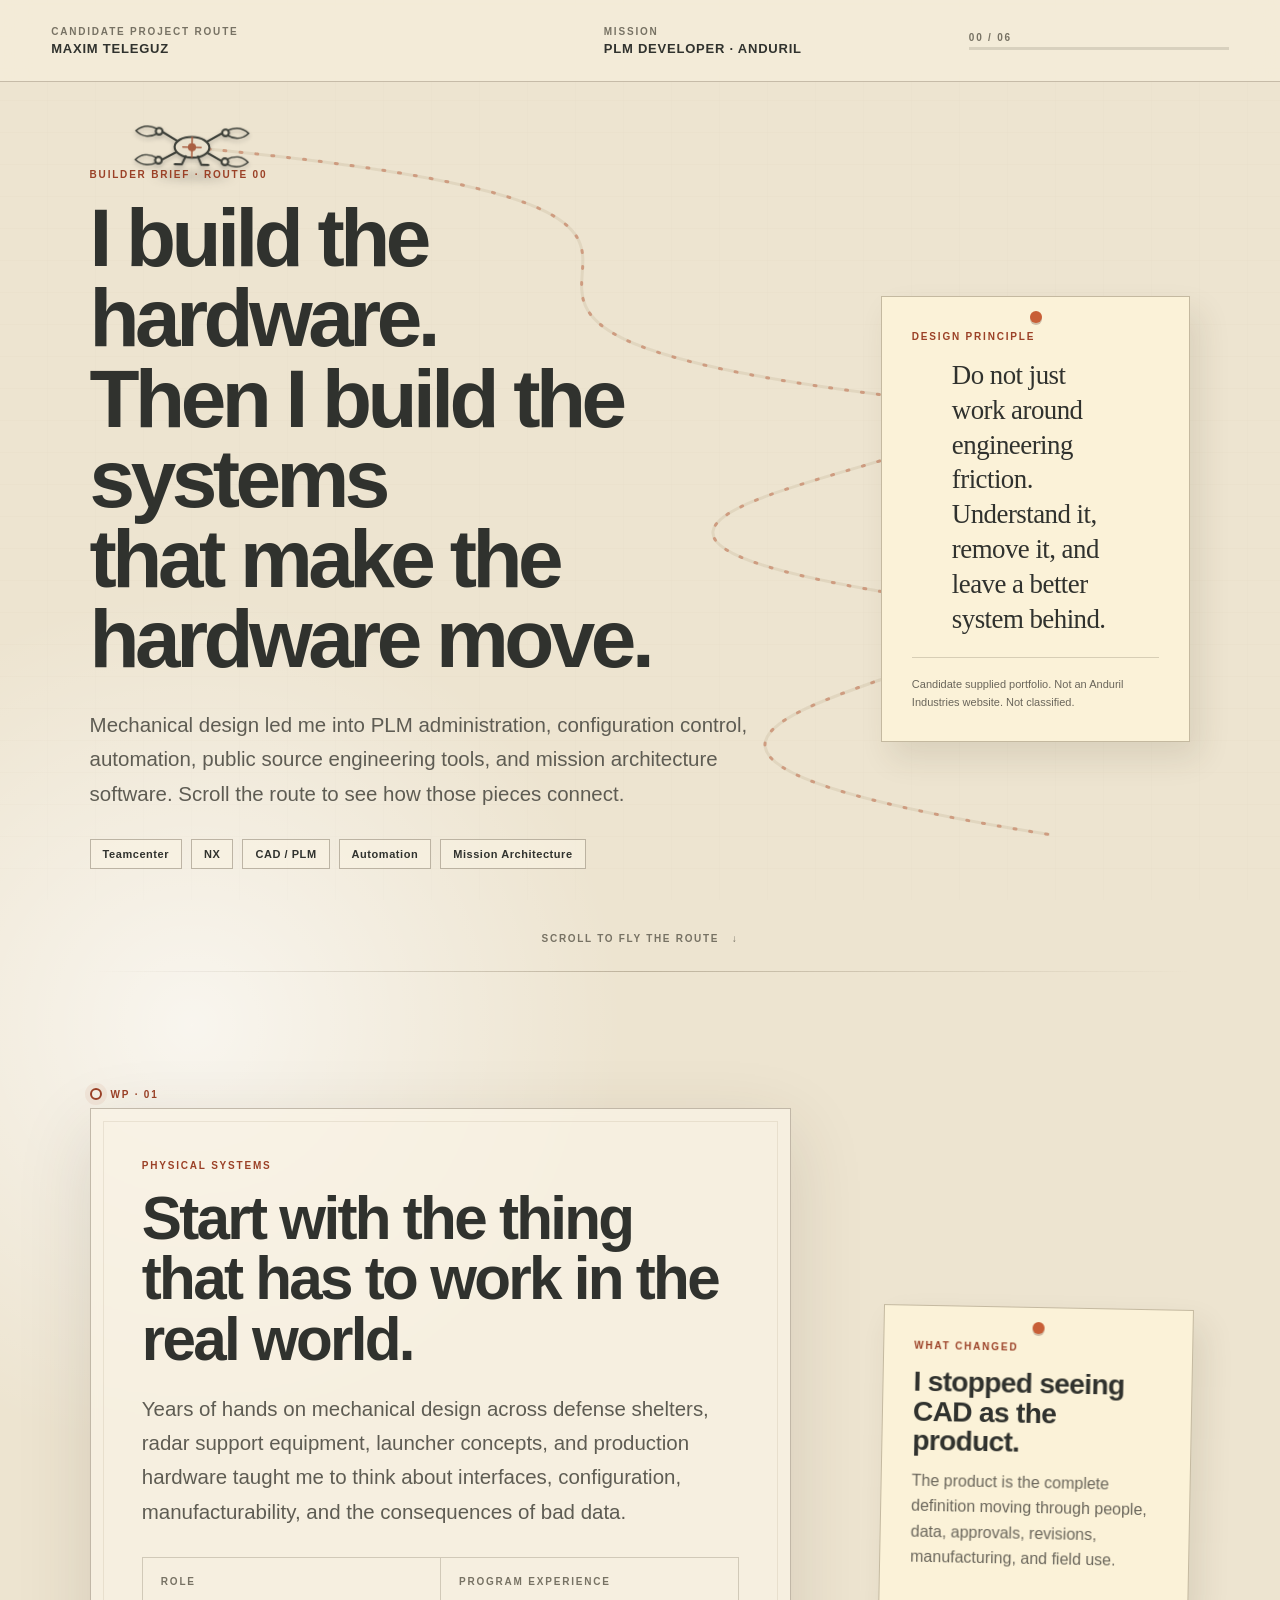
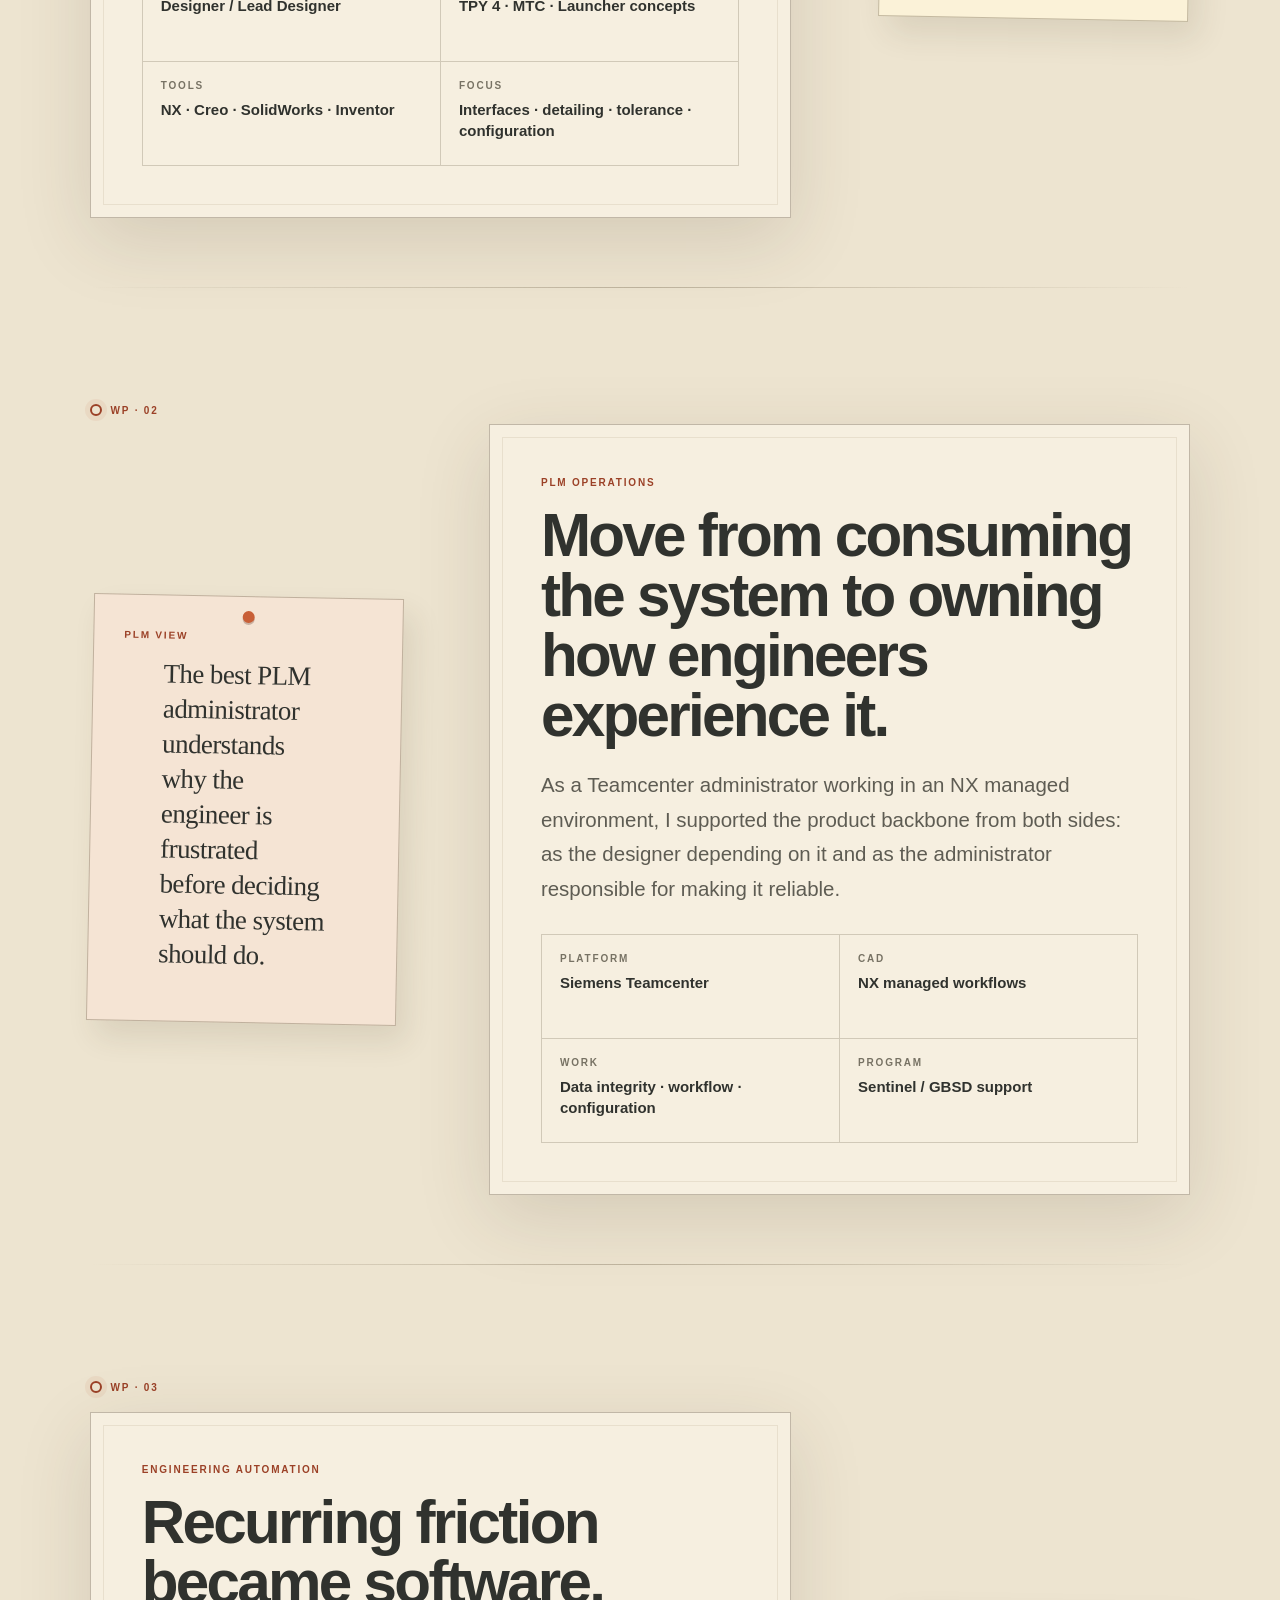
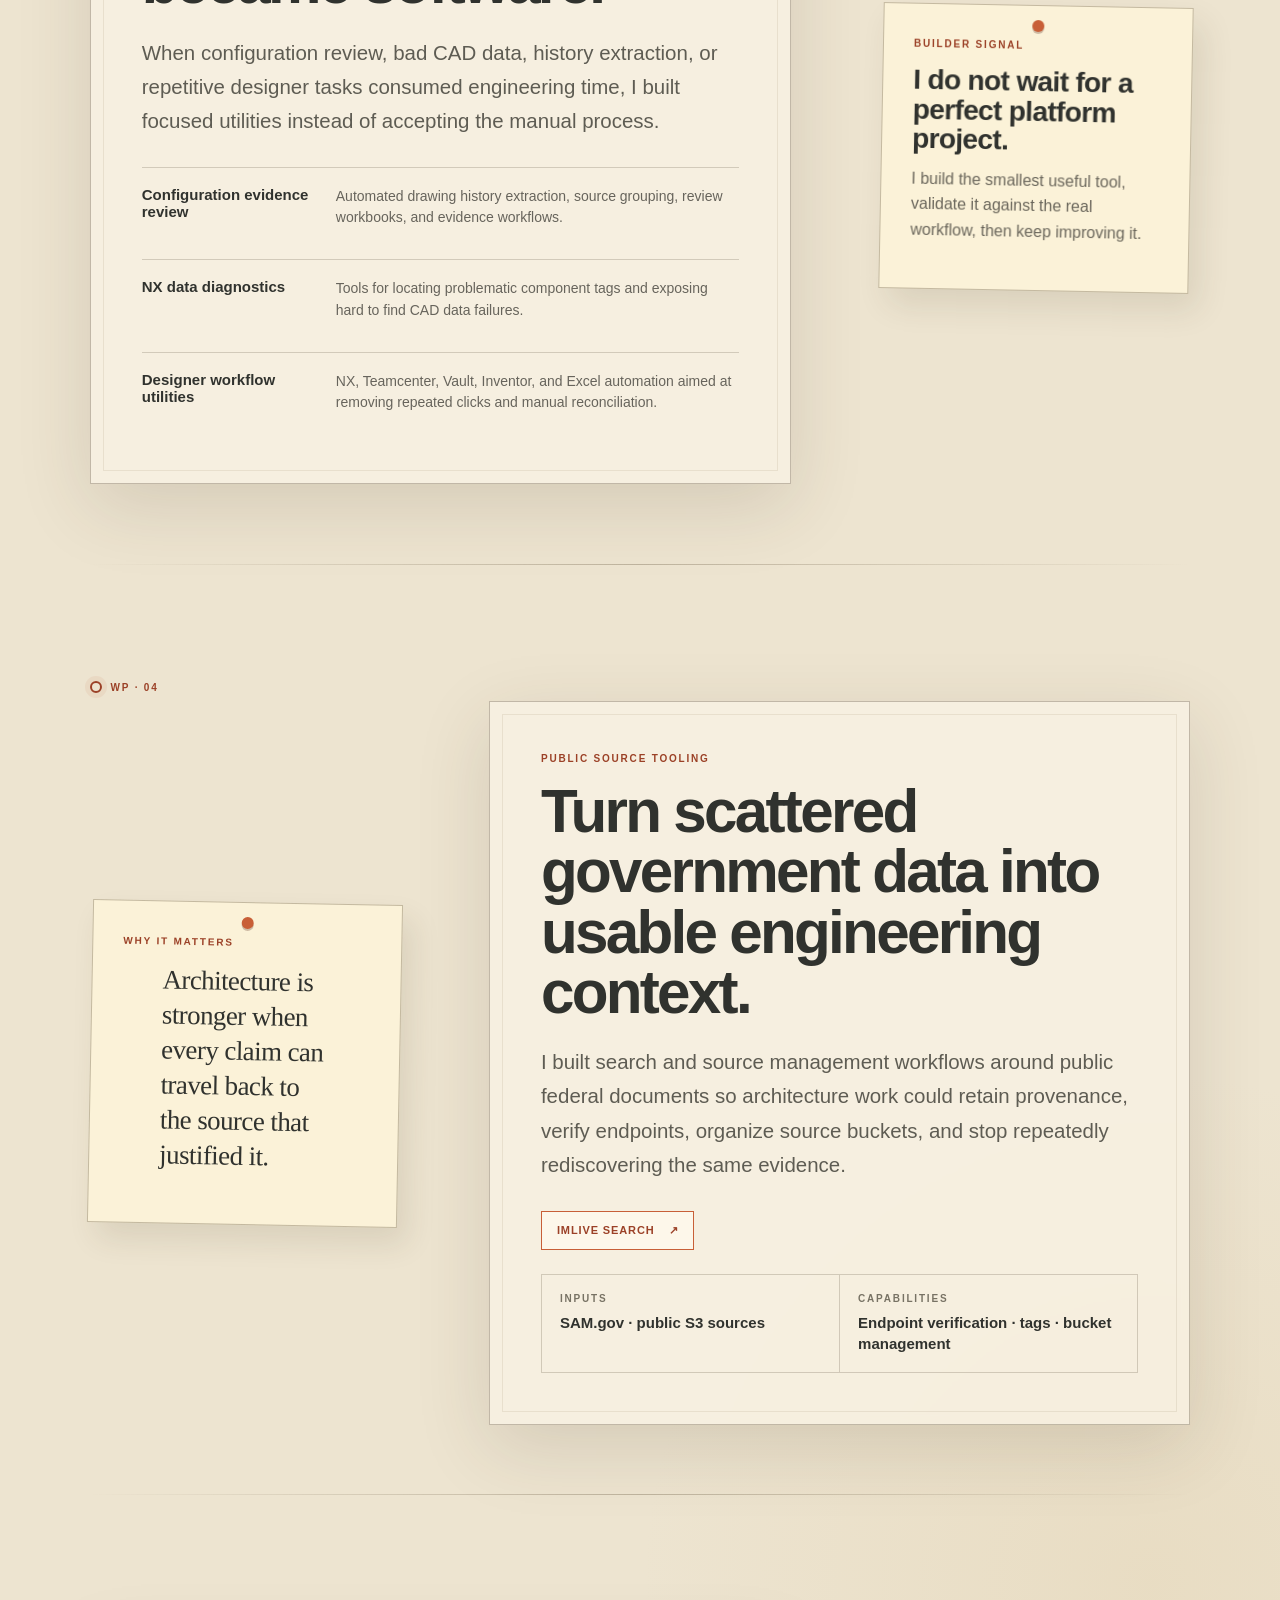
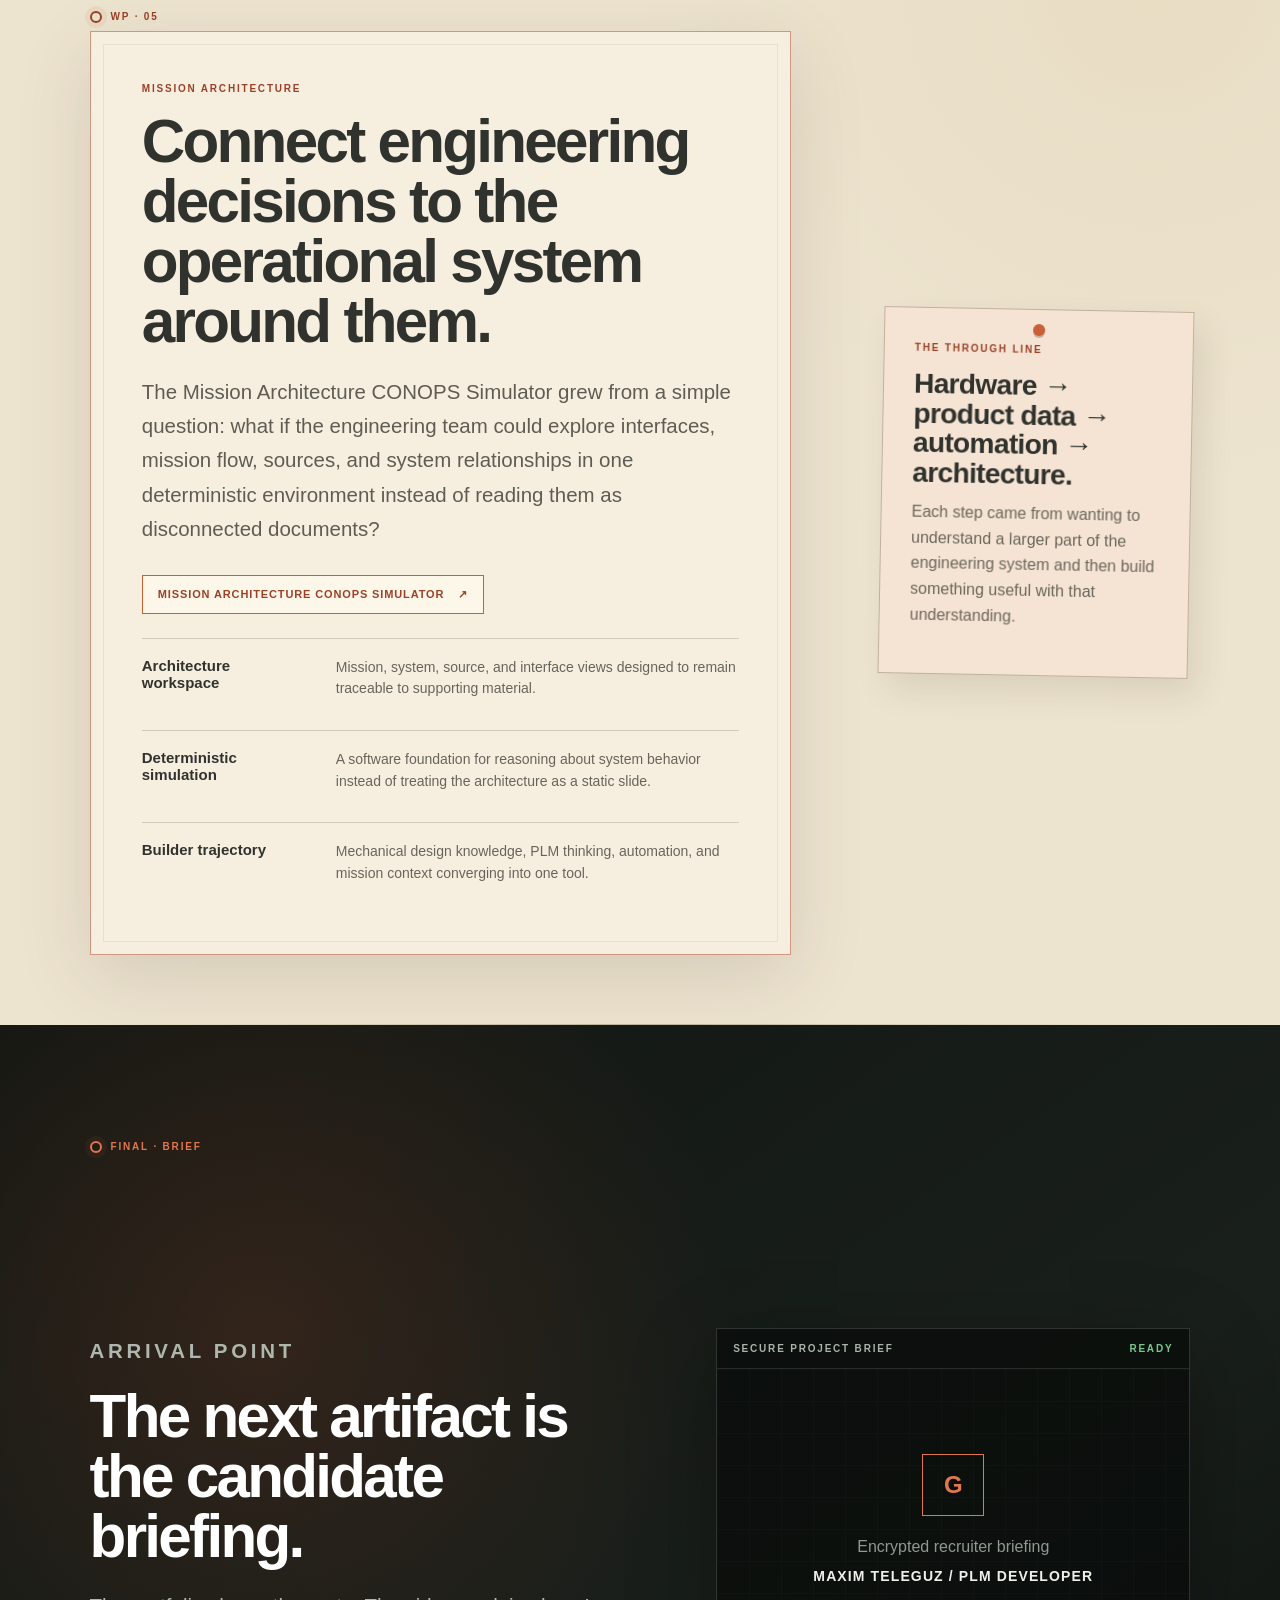
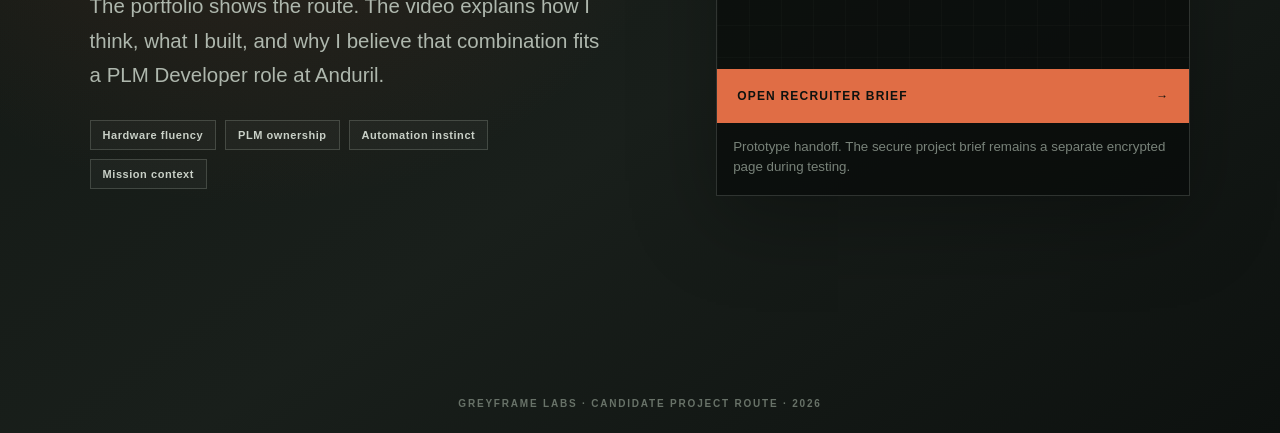
<file: anduril/index.html>
<!doctype html>
<html lang="en">
<head>
  <meta charset="utf-8" />
  <meta name="viewport" content="width=device-width, initial-scale=1" />
  <meta name="robots" content="noindex,nofollow,noarchive" />
  <meta name="theme-color" content="#ede4d0" />
  <title>Maxim Teleguz | Builder Mission Route</title>
  <meta name="description" content="A scroll driven project journey prepared for Anduril Industries recruiting." />
  <link rel="stylesheet" href="styles.css" />
</head>
<body>
  <div class="paper-noise" aria-hidden="true"></div>

  <header class="hud">
    <div class="hud-brand">
      <span class="hud-kicker">CANDIDATE PROJECT ROUTE</span>
      <strong>MAXIM TELEGUZ</strong>
    </div>
    <div class="hud-target">
      <span>MISSION</span>
      <strong>PLM DEVELOPER · ANDURIL</strong>
    </div>
    <div class="hud-progress" aria-label="Journey progress">
      <span id="progressLabel">00 / 06</span>
      <div class="progress-track"><i id="progressBar"></i></div>
    </div>
  </header>

  <div class="flight-layer" aria-hidden="true">
    <svg class="route-map" viewBox="0 0 1000 1000" preserveAspectRatio="none">
      <path id="routePath" d="M150 80 C760 170 160 290 730 390 C880 460 250 530 760 640 C870 720 300 790 820 920" />
      <path class="route-dashes" d="M150 80 C760 170 160 290 730 390 C880 460 250 530 760 640 C870 720 300 790 820 920" />
    </svg>
    <div id="drone" class="drone-wrap">
      <img src="assets/drone.svg" alt="" />
      <span class="drone-shadow"></span>
    </div>
  </div>

  <main id="journey">
    <section class="stop hero-stop" data-stop="0" id="start">
      <div class="stop-grid">
        <div class="map-copy hero-copy">
          <p class="eyebrow">BUILDER BRIEF · ROUTE 00</p>
          <h1>I build the hardware.<br />Then I build the systems<br />that make the hardware move.</h1>
          <p class="lede">Mechanical design led me into PLM administration, configuration control, automation, public source engineering tools, and mission architecture software. Scroll the route to see how those pieces connect.</p>
          <div class="hero-chips">
            <span>Teamcenter</span><span>NX</span><span>CAD / PLM</span><span>Automation</span><span>Mission Architecture</span>
          </div>
        </div>
        <aside class="field-note intro-note">
          <span class="pin"></span>
          <p class="note-label">DESIGN PRINCIPLE</p>
          <blockquote>Do not just work around engineering friction. Understand it, remove it, and leave a better system behind.</blockquote>
          <small>Candidate supplied portfolio. Not an Anduril Industries website. Not classified.</small>
        </aside>
      </div>
      <div class="scroll-cue">SCROLL TO FLY THE ROUTE <span>↓</span></div>
    </section>

    <section class="stop" data-stop="1" id="physical-systems">
      <div class="waypoint">WP · 01</div>
      <div class="stop-grid">
        <article class="project-card">
          <header>
            <p class="eyebrow">PHYSICAL SYSTEMS</p>
            <h2>Start with the thing that has to work in the real world.</h2>
          </header>
          <p class="project-lede">Years of hands on mechanical design across defense shelters, radar support equipment, launcher concepts, and production hardware taught me to think about interfaces, configuration, manufacturability, and the consequences of bad data.</p>
          <div class="proof-grid">
            <div><span>ROLE</span><strong>Designer / Lead Designer</strong></div>
            <div><span>PROGRAM EXPERIENCE</span><strong>TPY 4 · MTC · Launcher concepts</strong></div>
            <div><span>TOOLS</span><strong>NX · Creo · SolidWorks · Inventor</strong></div>
            <div><span>FOCUS</span><strong>Interfaces · detailing · tolerance · configuration</strong></div>
          </div>
        </article>
        <aside class="field-note">
          <span class="pin"></span>
          <p class="note-label">WHAT CHANGED</p>
          <h3>I stopped seeing CAD as the product.</h3>
          <p>The product is the complete definition moving through people, data, approvals, revisions, manufacturing, and field use.</p>
        </aside>
      </div>
    </section>

    <section class="stop" data-stop="2" id="plm">
      <div class="waypoint">WP · 02</div>
      <div class="stop-grid reverse">
        <article class="project-card">
          <header>
            <p class="eyebrow">PLM OPERATIONS</p>
            <h2>Move from consuming the system to owning how engineers experience it.</h2>
          </header>
          <p class="project-lede">As a Teamcenter administrator working in an NX managed environment, I supported the product backbone from both sides: as the designer depending on it and as the administrator responsible for making it reliable.</p>
          <div class="proof-grid">
            <div><span>PLATFORM</span><strong>Siemens Teamcenter</strong></div>
            <div><span>CAD</span><strong>NX managed workflows</strong></div>
            <div><span>WORK</span><strong>Data integrity · workflow · configuration</strong></div>
            <div><span>PROGRAM</span><strong>Sentinel / GBSD support</strong></div>
          </div>
        </article>
        <aside class="field-note accent-note">
          <span class="pin"></span>
          <p class="note-label">PLM VIEW</p>
          <blockquote>The best PLM administrator understands why the engineer is frustrated before deciding what the system should do.</blockquote>
        </aside>
      </div>
    </section>

    <section class="stop" data-stop="3" id="automation">
      <div class="waypoint">WP · 03</div>
      <div class="stop-grid">
        <article class="project-card">
          <header>
            <p class="eyebrow">ENGINEERING AUTOMATION</p>
            <h2>Recurring friction became software.</h2>
          </header>
          <p class="project-lede">When configuration review, bad CAD data, history extraction, or repetitive designer tasks consumed engineering time, I built focused utilities instead of accepting the manual process.</p>
          <div class="build-list">
            <div><b>Configuration evidence review</b><span>Automated drawing history extraction, source grouping, review workbooks, and evidence workflows.</span></div>
            <div><b>NX data diagnostics</b><span>Tools for locating problematic component tags and exposing hard to find CAD data failures.</span></div>
            <div><b>Designer workflow utilities</b><span>NX, Teamcenter, Vault, Inventor, and Excel automation aimed at removing repeated clicks and manual reconciliation.</span></div>
          </div>
        </article>
        <aside class="field-note">
          <span class="pin"></span>
          <p class="note-label">BUILDER SIGNAL</p>
          <h3>I do not wait for a perfect platform project.</h3>
          <p>I build the smallest useful tool, validate it against the real workflow, then keep improving it.</p>
        </aside>
      </div>
    </section>

    <section class="stop" data-stop="4" id="sources">
      <div class="waypoint">WP · 04</div>
      <div class="stop-grid reverse">
        <article class="project-card">
          <header>
            <p class="eyebrow">PUBLIC SOURCE TOOLING</p>
            <h2>Turn scattered government data into usable engineering context.</h2>
          </header>
          <p class="project-lede">I built search and source management workflows around public federal documents so architecture work could retain provenance, verify endpoints, organize source buckets, and stop repeatedly rediscovering the same evidence.</p>
          <div class="project-links">
            <a href="https://github.com/DeerSpotter/IMLIVE_SEARCH" target="_blank" rel="noreferrer">IMLIVE SEARCH <span>↗</span></a>
          </div>
          <div class="proof-grid compact">
            <div><span>INPUTS</span><strong>SAM.gov · public S3 sources</strong></div>
            <div><span>CAPABILITIES</span><strong>Endpoint verification · tags · bucket management</strong></div>
          </div>
        </article>
        <aside class="field-note">
          <span class="pin"></span>
          <p class="note-label">WHY IT MATTERS</p>
          <blockquote>Architecture is stronger when every claim can travel back to the source that justified it.</blockquote>
        </aside>
      </div>
    </section>

    <section class="stop" data-stop="5" id="mission-architecture">
      <div class="waypoint">WP · 05</div>
      <div class="stop-grid">
        <article class="project-card featured-card">
          <header>
            <p class="eyebrow">MISSION ARCHITECTURE</p>
            <h2>Connect engineering decisions to the operational system around them.</h2>
          </header>
          <p class="project-lede">The Mission Architecture CONOPS Simulator grew from a simple question: what if the engineering team could explore interfaces, mission flow, sources, and system relationships in one deterministic environment instead of reading them as disconnected documents?</p>
          <div class="project-links">
            <a href="https://github.com/Greyframe-Labs/mission-architecture-conops-simulator" target="_blank" rel="noreferrer">MISSION ARCHITECTURE CONOPS SIMULATOR <span>↗</span></a>
          </div>
          <div class="build-list">
            <div><b>Architecture workspace</b><span>Mission, system, source, and interface views designed to remain traceable to supporting material.</span></div>
            <div><b>Deterministic simulation</b><span>A software foundation for reasoning about system behavior instead of treating the architecture as a static slide.</span></div>
            <div><b>Builder trajectory</b><span>Mechanical design knowledge, PLM thinking, automation, and mission context converging into one tool.</span></div>
          </div>
        </article>
        <aside class="field-note accent-note">
          <span class="pin"></span>
          <p class="note-label">THE THROUGH LINE</p>
          <h3>Hardware → product data → automation → architecture.</h3>
          <p>Each step came from wanting to understand a larger part of the engineering system and then build something useful with that understanding.</p>
        </aside>
      </div>
    </section>

    <section class="stop finale" data-stop="6" id="brief">
      <div class="waypoint">FINAL · BRIEF</div>
      <div class="final-shell">
        <div class="final-copy">
          <p class="eyebrow">ARRIVAL POINT</p>
          <h2>The next artifact is the candidate briefing.</h2>
          <p>The portfolio shows the route. The video explains how I think, what I built, and why I believe that combination fits a PLM Developer role at Anduril.</p>
          <div class="final-signals">
            <span>Hardware fluency</span>
            <span>PLM ownership</span>
            <span>Automation instinct</span>
            <span>Mission context</span>
          </div>
        </div>
        <div class="brief-terminal">
          <div class="terminal-top"><span>SECURE PROJECT BRIEF</span><i>READY</i></div>
          <div class="terminal-core">
            <div class="terminal-mark">G</div>
            <p>Encrypted recruiter briefing</p>
            <strong>MAXIM TELEGUZ / PLM DEVELOPER</strong>
          </div>
          <a class="brief-button" href="https://greyframe-labs.github.io/secure-project-brief/" target="_blank" rel="noreferrer">OPEN RECRUITER BRIEF <span>→</span></a>
          <small>Prototype handoff. The secure project brief remains a separate encrypted page during testing.</small>
        </div>
      </div>
      <footer class="final-footer">GREYFRAME LABS · CANDIDATE PROJECT ROUTE · 2026</footer>
    </section>
  </main>

  <script src="app.js" defer></script>
</body>
</html>
</file>
<file: anduril/styles.css>
:root {
  --paper: #ede4d0;
  --paper-2: #f7f0df;
  --ink: #30322e;
  --muted: #777264;
  --line: #aa9d82;
  --accent: #c85f37;
  --accent-dark: #9b4127;
  --olive: #667058;
  --terminal: #111513;
  --terminal-2: #1b211d;
  --shadow: 0 22px 70px rgba(63, 51, 34, .14);
  --hud-h: 82px;
}

* { box-sizing: border-box; }
html { scroll-behavior: smooth; }
body {
  margin: 0;
  color: var(--ink);
  background:
    radial-gradient(circle at 15% 15%, rgba(255,255,255,.65), transparent 27rem),
    radial-gradient(circle at 90% 70%, rgba(211,186,136,.18), transparent 32rem),
    var(--paper);
  font-family: "Segoe UI", Arial, sans-serif;
  overflow-x: hidden;
}

a { color: inherit; }
.paper-noise {
  position: fixed;
  inset: 0;
  pointer-events: none;
  z-index: 0;
  opacity: .2;
  background-image:
    repeating-linear-gradient(0deg, transparent 0 31px, rgba(94,78,53,.07) 31px 32px),
    repeating-linear-gradient(90deg, transparent 0 47px, rgba(94,78,53,.045) 47px 48px);
  mix-blend-mode: multiply;
}

.hud {
  position: fixed;
  inset: 0 0 auto 0;
  min-height: var(--hud-h);
  z-index: 40;
  display: grid;
  grid-template-columns: 1fr 1fr minmax(180px, .7fr);
  align-items: center;
  gap: 24px;
  padding: 14px clamp(20px, 4vw, 68px);
  border-bottom: 1px solid rgba(111, 99, 77, .35);
  background: rgba(244, 236, 217, .88);
  backdrop-filter: blur(14px);
}
.hud span,
.eyebrow,
.note-label,
.waypoint,
.proof-grid span,
.terminal-top,
.final-footer {
  font-size: 10px;
  font-weight: 800;
  letter-spacing: .18em;
  text-transform: uppercase;
}
.hud-brand,
.hud-target,
.hud-progress { display: grid; gap: 4px; }
.hud-brand strong,
.hud-target strong { font-size: 13px; letter-spacing: .06em; }
.hud-kicker,
.hud-target span,
.hud-progress > span { color: var(--muted); }
.hud-target { justify-self: center; }
.hud-progress { width: min(260px, 100%); justify-self: end; }
.progress-track {
  height: 3px;
  overflow: hidden;
  background: rgba(74, 70, 59, .16);
}
.progress-track i {
  display: block;
  width: 0%;
  height: 100%;
  background: var(--accent);
  transition: width .18s linear;
}

.flight-layer {
  position: fixed;
  inset: var(--hud-h) 0 0 0;
  z-index: 7;
  pointer-events: none;
}
.route-map {
  position: absolute;
  inset: 0;
  width: 100%;
  height: 100%;
}
#routePath {
  fill: none;
  stroke: rgba(141, 117, 77, .12);
  stroke-width: 3;
  vector-effect: non-scaling-stroke;
}
.route-dashes {
  fill: none;
  stroke: rgba(181, 79, 46, .43);
  stroke-width: 3;
  stroke-dasharray: 2 14;
  stroke-linecap: round;
  vector-effect: non-scaling-stroke;
}
.drone-wrap {
  position: absolute;
  width: clamp(92px, 10vw, 160px);
  transform: translate(-50%, -50%);
  transform-origin: center;
  will-change: left, top, transform;
  filter: saturate(.8);
}
.drone-wrap img { display: block; width: 100%; height: auto; }
.drone-shadow {
  display: block;
  width: 46%;
  height: 9px;
  margin: -9px auto 0;
  border-radius: 50%;
  background: rgba(42, 41, 35, .18);
  filter: blur(5px);
  transform: scaleX(1.25);
}

main { position: relative; z-index: 10; }
.stop {
  position: relative;
  min-height: 100svh;
  display: grid;
  align-items: center;
  padding: calc(var(--hud-h) + 54px) clamp(24px, 7vw, 118px) 70px;
}
.stop::after {
  content: "";
  position: absolute;
  left: clamp(24px, 7vw, 118px);
  right: clamp(24px, 7vw, 118px);
  bottom: 0;
  height: 1px;
  background: linear-gradient(90deg, transparent, rgba(100,85,60,.34), transparent);
}
.stop-grid {
  width: min(1180px, 100%);
  margin: 0 auto;
  display: grid;
  grid-template-columns: minmax(0, 1.7fr) minmax(280px, .75fr);
  gap: clamp(44px, 7vw, 100px);
  align-items: center;
}
.stop-grid.reverse { grid-template-columns: minmax(280px, .75fr) minmax(0, 1.7fr); }
.stop-grid.reverse .project-card { order: 2; }
.stop-grid.reverse .field-note { order: 1; }

.hero-stop { min-height: 108svh; }
.hero-copy { max-width: 820px; }
.eyebrow { margin: 0 0 18px; color: var(--accent-dark); }
h1, h2, h3, p, blockquote { margin-top: 0; }
h1 {
  margin-bottom: 28px;
  max-width: 950px;
  font-size: clamp(44px, 6.4vw, 96px);
  line-height: .98;
  letter-spacing: -.055em;
  font-weight: 780;
}
h2 {
  margin-bottom: 22px;
  font-size: clamp(35px, 4.7vw, 70px);
  line-height: 1;
  letter-spacing: -.045em;
}
h3 {
  margin-bottom: 12px;
  font-size: clamp(23px, 2.2vw, 34px);
  line-height: 1.05;
  letter-spacing: -.025em;
}
.lede,
.project-lede,
.final-copy > p {
  max-width: 760px;
  color: #5e5c53;
  font-size: clamp(17px, 1.6vw, 22px);
  line-height: 1.68;
}
.hero-chips,
.final-signals {
  display: flex;
  flex-wrap: wrap;
  gap: 9px;
  margin-top: 28px;
}
.hero-chips span,
.final-signals span {
  border: 1px solid rgba(92, 82, 63, .38);
  padding: 8px 12px;
  background: rgba(249, 242, 226, .62);
  font-size: 11px;
  font-weight: 700;
  letter-spacing: .05em;
}
.scroll-cue {
  position: absolute;
  bottom: 28px;
  left: 50%;
  transform: translateX(-50%);
  font-size: 10px;
  font-weight: 800;
  letter-spacing: .17em;
  color: var(--muted);
  white-space: nowrap;
}
.scroll-cue span { display: inline-block; margin-left: 8px; animation: cue 1.35s ease-in-out infinite; }
@keyframes cue { 0%,100% { transform: translateY(0); } 50% { transform: translateY(7px); } }

.waypoint {
  position: absolute;
  top: calc(var(--hud-h) + 34px);
  left: clamp(24px, 7vw, 118px);
  display: inline-flex;
  align-items: center;
  gap: 9px;
  color: var(--accent-dark);
}
.waypoint::before {
  content: "";
  width: 8px;
  height: 8px;
  border: 2px solid currentColor;
  border-radius: 50%;
  box-shadow: 0 0 0 5px rgba(190,87,51,.08);
}

.project-card {
  position: relative;
  padding: clamp(28px, 4vw, 52px);
  border: 1px solid rgba(92, 81, 60, .35);
  background: rgba(249, 243, 229, .78);
  box-shadow: var(--shadow);
  backdrop-filter: blur(4px);
}
.project-card::before {
  content: "";
  position: absolute;
  inset: 12px;
  border: 1px solid rgba(123, 105, 74, .12);
  pointer-events: none;
}
.featured-card { border-color: rgba(178,78,47,.55); }
.project-card header { position: relative; z-index: 1; }
.project-lede { position: relative; z-index: 1; margin-bottom: 28px; }
.proof-grid {
  position: relative;
  z-index: 1;
  display: grid;
  grid-template-columns: repeat(2, minmax(0, 1fr));
  border-top: 1px solid rgba(92, 81, 60, .24);
  border-left: 1px solid rgba(92, 81, 60, .24);
}
.proof-grid > div {
  min-height: 104px;
  padding: 18px;
  border-right: 1px solid rgba(92, 81, 60, .24);
  border-bottom: 1px solid rgba(92, 81, 60, .24);
  display: grid;
  align-content: start;
  gap: 8px;
}
.proof-grid span { color: var(--muted); }
.proof-grid strong { font-size: 15px; line-height: 1.4; }
.proof-grid.compact > div { min-height: 90px; }

.build-list {
  position: relative;
  z-index: 1;
  display: grid;
  gap: 12px;
}
.build-list > div {
  display: grid;
  grid-template-columns: minmax(170px, .55fr) 1.45fr;
  gap: 24px;
  padding: 18px 0;
  border-top: 1px solid rgba(92, 81, 60, .23);
}
.build-list b { font-size: 15px; }
.build-list span { color: #67645c; font-size: 14px; line-height: 1.55; }

.project-links { position: relative; z-index: 1; margin: 0 0 24px; }
.project-links a {
  display: inline-flex;
  align-items: center;
  gap: 14px;
  padding: 12px 15px;
  border: 1px solid var(--accent);
  color: var(--accent-dark);
  background: rgba(255,250,238,.7);
  text-decoration: none;
  font-size: 11px;
  font-weight: 800;
  letter-spacing: .08em;
}
.project-links a:hover { background: var(--accent); color: #fff; }

.field-note {
  position: relative;
  max-width: 390px;
  justify-self: center;
  padding: 34px 30px 30px;
  border: 1px solid rgba(105, 92, 68, .38);
  background: #fbf2d8;
  box-shadow: 10px 16px 30px rgba(67, 53, 30, .11);
  transform: rotate(-1.25deg);
}
.field-note:nth-child(even) { transform: rotate(1.1deg); }
.field-note .pin {
  position: absolute;
  top: 14px;
  left: 50%;
  width: 12px;
  height: 12px;
  transform: translateX(-50%);
  border-radius: 50%;
  background: var(--accent);
  box-shadow: 0 2px 0 rgba(90,45,29,.28);
}
.note-label { margin: 0 0 16px; color: var(--accent-dark); }
.field-note p:not(.note-label),
.field-note small { color: #6a665b; line-height: 1.6; }
.field-note blockquote {
  margin-bottom: 20px;
  font-family: Georgia, serif;
  font-size: clamp(21px, 2.1vw, 30px);
  line-height: 1.3;
  letter-spacing: -.02em;
}
.field-note small { display: block; padding-top: 18px; border-top: 1px solid rgba(103,92,67,.24); font-size: 11px; }
.accent-note { background: #f5e4d4; }

.finale {
  min-height: 112svh;
  color: #edf1e9;
  background:
    radial-gradient(circle at 20% 30%, rgba(188,83,51,.18), transparent 30rem),
    linear-gradient(145deg, #111612, #191f1b 60%, #0d110f);
}
.finale::after { display: none; }
.finale .waypoint { color: #e0774f; }
.final-shell {
  width: min(1180px, 100%);
  margin: 0 auto;
  display: grid;
  grid-template-columns: 1.05fr .95fr;
  gap: clamp(48px, 8vw, 110px);
  align-items: center;
}
.final-copy h2 { color: #fff; }
.final-copy > p { color: #aeb7ad; }
.final-signals span { color: #c9d0c7; border-color: rgba(218,226,214,.19); background: rgba(255,255,255,.03); }
.brief-terminal {
  border: 1px solid rgba(211,221,208,.18);
  background: rgba(7,11,9,.72);
  box-shadow: 0 25px 80px rgba(0,0,0,.28);
}
.terminal-top {
  display: flex;
  justify-content: space-between;
  padding: 14px 16px;
  color: #aab3a8;
  border-bottom: 1px solid rgba(211,221,208,.14);
}
.terminal-top i { color: #79c891; font-style: normal; }
.terminal-core {
  min-height: 300px;
  display: grid;
  place-items: center;
  align-content: center;
  gap: 12px;
  padding: 40px;
  text-align: center;
  background:
    linear-gradient(rgba(117,136,120,.045) 1px, transparent 1px),
    linear-gradient(90deg, rgba(117,136,120,.045) 1px, transparent 1px);
  background-size: 32px 32px;
}
.terminal-mark {
  width: 62px;
  height: 62px;
  display: grid;
  place-items: center;
  border: 1px solid #e0774f;
  color: #e0774f;
  font-weight: 900;
  font-size: 24px;
}
.terminal-core p { margin: 10px 0 0; color: #8f9990; }
.terminal-core strong { font-size: 14px; letter-spacing: .08em; }
.brief-button {
  display: flex;
  justify-content: space-between;
  align-items: center;
  padding: 20px;
  color: #0e120f;
  background: #e06d45;
  text-decoration: none;
  font-size: 12px;
  font-weight: 900;
  letter-spacing: .1em;
}
.brief-button:hover { background: #f07c51; }
.brief-terminal small { display: block; padding: 14px 16px 18px; color: #788279; line-height: 1.5; }
.final-footer {
  position: absolute;
  bottom: 24px;
  left: 50%;
  transform: translateX(-50%);
  color: #687268;
  white-space: nowrap;
}

.stop.is-active .project-card,
.stop.is-active .field-note,
.stop.is-active .final-copy,
.stop.is-active .brief-terminal {
  animation: reveal .65s ease both;
}
.stop.is-active .field-note { animation-delay: .08s; }
@keyframes reveal {
  from { opacity: .15; transform: translateY(22px); }
  to { opacity: 1; transform: translateY(0); }
}
.stop.is-active .field-note { transform: rotate(-1.25deg); }
.stop.is-active .stop-grid.reverse .field-note { transform: rotate(1.1deg); }

@media (max-width: 900px) {
  :root { --hud-h: 74px; }
  .hud { grid-template-columns: 1fr auto; gap: 12px; padding: 12px 18px; }
  .hud-target { display: none; }
  .hud-progress { width: 120px; }
  .stop { padding-left: 22px; padding-right: 22px; }
  .stop-grid,
  .stop-grid.reverse,
  .final-shell { grid-template-columns: 1fr; gap: 32px; }
  .stop-grid.reverse .project-card,
  .stop-grid.reverse .field-note { order: initial; }
  .field-note { max-width: none; justify-self: stretch; }
  .flight-layer { opacity: .55; }
  .drone-wrap { width: 88px; }
  .proof-grid { grid-template-columns: 1fr; }
  .build-list > div { grid-template-columns: 1fr; gap: 8px; }
  .waypoint { left: 22px; }
  .finale { padding-bottom: 90px; }
}

@media (max-width: 560px) {
  h1 { font-size: clamp(42px, 13vw, 64px); }
  h2 { font-size: clamp(34px, 11vw, 50px); }
  .hud-brand strong { font-size: 11px; }
  .hud-progress { width: 92px; }
  .project-card { padding: 25px 20px; }
  .flight-layer { opacity: .34; }
  .hero-chips span,
  .final-signals span { font-size: 10px; }
}

@media (prefers-reduced-motion: reduce) {
  html { scroll-behavior: auto; }
  .drone-wrap,
  .progress-track i { transition: none; }
  .scroll-cue span { animation: none; }
  .stop.is-active .project-card,
  .stop.is-active .field-note,
  .stop.is-active .final-copy,
  .stop.is-active .brief-terminal { animation: none; }
}
</file>
